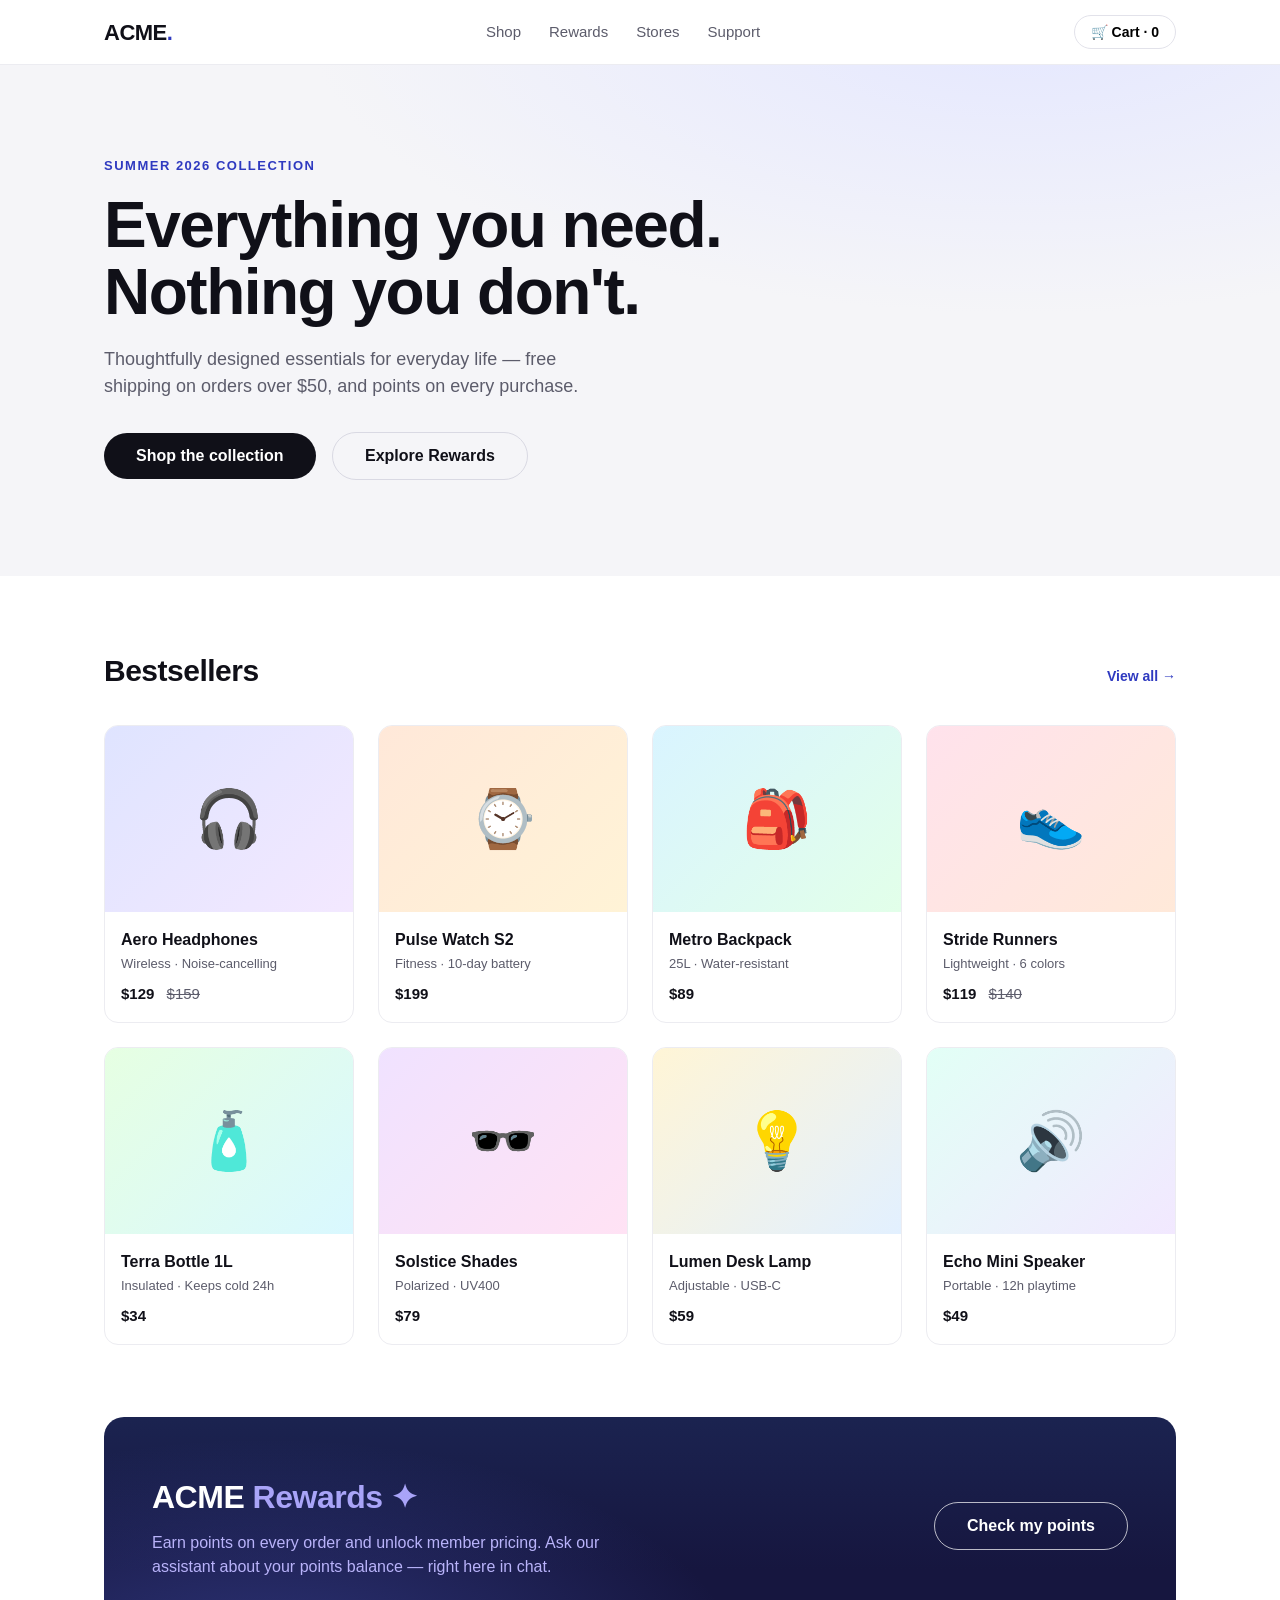
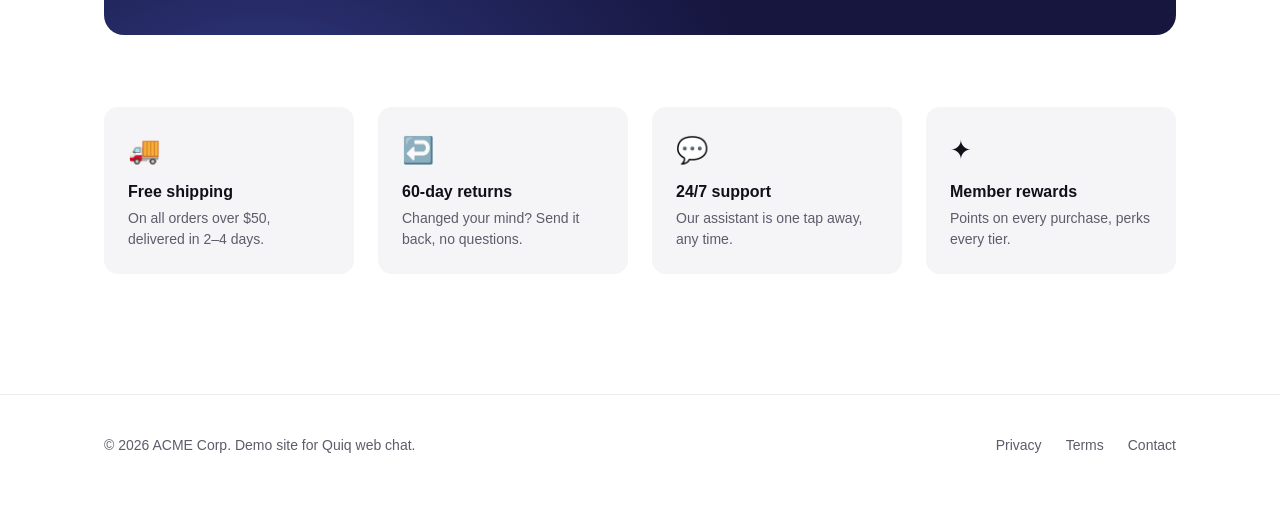
<file: acme-demo/index.html>
<!DOCTYPE html>
<html lang="en">
<head>
  <meta charset="utf-8"/>
  <meta name="viewport" content="width=device-width, initial-scale=1.0"/>
  <title>ACME Corp — Everything you need</title>

  <!-- Quiq Web Chat bootloader -->
  <script src="https://seanc.quiq-api.com/app/chat-ui/index.js" type="text/javascript"></script>

  <style>
    :root {
      --ink: #101018;
      --muted: #5c5c6b;
      --accent: #2f3ac0;
      --accent-dark: #16163f;
      --surface: #ffffff;
      --surface-alt: #f5f5f8;
      --radius: 14px;
    }

    * { box-sizing: border-box; margin: 0; padding: 0; }

    body {
      font-family: -apple-system, BlinkMacSystemFont, "Segoe UI", Inter, Roboto, sans-serif;
      color: var(--ink);
      background: var(--surface);
      line-height: 1.5;
    }

    a { color: inherit; text-decoration: none; }
    img { max-width: 100%; }

    .wrap { max-width: 1120px; margin: 0 auto; padding: 0 24px; }

    /* ---------- Nav ---------- */
    .nav {
      position: sticky; top: 0; z-index: 50;
      background: rgba(255,255,255,0.92);
      backdrop-filter: blur(8px);
      border-bottom: 1px solid #ececf1;
    }
    .nav-inner {
      display: flex; align-items: center; justify-content: space-between;
      height: 64px;
    }
    .logo {
      font-size: 22px; font-weight: 900; letter-spacing: -0.5px;
    }
    .logo span { color: var(--accent); }
    .nav-links { display: flex; gap: 28px; font-size: 15px; font-weight: 500; color: var(--muted); }
    .nav-links a:hover { color: var(--ink); }
    .cart-btn {
      display: flex; align-items: center; gap: 8px;
      border: 1px solid #e2e2ea; border-radius: 999px;
      padding: 8px 16px; font-size: 14px; font-weight: 600;
      cursor: pointer; background: var(--surface);
    }
    .cart-btn:hover { border-color: var(--accent); }

    /* ---------- Hero ---------- */
    .hero {
      background:
        radial-gradient(1200px 500px at 80% -10%, #e4e7ff 0%, transparent 60%),
        var(--surface-alt);
      padding: 88px 0 96px;
    }
    .hero-kicker {
      display: inline-block; font-size: 13px; font-weight: 700;
      letter-spacing: 1.5px; text-transform: uppercase; color: var(--accent);
      margin-bottom: 16px;
    }
    .hero h1 {
      font-size: clamp(38px, 6vw, 64px);
      font-weight: 900; letter-spacing: -1.5px; line-height: 1.05;
      max-width: 640px;
    }
    .hero p {
      margin: 20px 0 32px; font-size: 18px; color: var(--muted); max-width: 480px;
    }
    .btn {
      display: inline-block; padding: 14px 32px; border-radius: 999px;
      font-size: 16px; font-weight: 700; cursor: pointer; border: none;
    }
    .btn-primary { background: var(--ink); color: #fff; }
    .btn-primary:hover { background: var(--accent); }
    .btn-ghost {
      background: transparent; color: var(--ink);
      border: 1.5px solid #d9d9e3; margin-left: 12px;
    }
    .btn-ghost:hover { border-color: var(--ink); }

    /* ---------- Products ---------- */
    .section { padding: 72px 0; }
    .section-head {
      display: flex; align-items: baseline; justify-content: space-between;
      margin-bottom: 32px;
    }
    .section-head h2 { font-size: 30px; font-weight: 800; letter-spacing: -0.5px; }
    .section-head a { font-size: 14px; font-weight: 600; color: var(--accent); }

    .grid {
      display: grid; gap: 24px;
      grid-template-columns: repeat(auto-fill, minmax(240px, 1fr));
    }
    .card {
      border: 1px solid #ececf1; border-radius: var(--radius);
      overflow: hidden; background: var(--surface);
      transition: transform .15s ease, box-shadow .15s ease;
    }
    .card:hover { transform: translateY(-3px); box-shadow: 0 12px 28px rgba(16,16,24,.08); }
    .card-img {
      aspect-ratio: 4 / 3; display: flex; align-items: center; justify-content: center;
      font-size: 56px;
    }
    .card-body { padding: 16px; }
    .card-body h3 { font-size: 16px; font-weight: 700; }
    .card-body .meta { font-size: 13px; color: var(--muted); margin: 2px 0 10px; }
    .card-body .price { font-size: 15px; font-weight: 800; }
    .card-body .price s { color: var(--muted); font-weight: 500; margin-left: 8px; }

    .img-1 { background: linear-gradient(135deg, #dfe4ff, #f3e8ff); }
    .img-2 { background: linear-gradient(135deg, #ffe8d9, #fff3d6); }
    .img-3 { background: linear-gradient(135deg, #d9f4ff, #e2ffe9); }
    .img-4 { background: linear-gradient(135deg, #ffe2ec, #ffe9d9); }
    .img-5 { background: linear-gradient(135deg, #e6ffe2, #d9f8ff); }
    .img-6 { background: linear-gradient(135deg, #f0e2ff, #ffe2f4); }
    .img-7 { background: linear-gradient(135deg, #fff5d6, #e2f0ff); }
    .img-8 { background: linear-gradient(135deg, #e2fff6, #f2e8ff); }

    /* ---------- Rewards banner ---------- */
    .rewards {
      background:
        radial-gradient(800px 400px at 15% 120%, rgba(90,110,230,.35) 0%, transparent 60%),
        linear-gradient(180deg, #1b2350 0%, var(--accent-dark) 70%);
      color: #fff; border-radius: 20px;
      padding: 56px 48px;
      display: flex; align-items: center; justify-content: space-between;
      gap: 32px; flex-wrap: wrap;
    }
    .rewards h2 { font-size: 32px; font-weight: 900; letter-spacing: -0.5px; }
    .rewards h2 span { color: #a9a4f8; }
    .rewards p { margin-top: 10px; color: #b9b3fa; max-width: 460px; }
    .rewards .btn {
      background: transparent; color: #fff;
      border: 1.5px solid rgba(255,255,255,.7);
    }
    .rewards .btn:hover { background: rgba(255,255,255,.12); }

    /* ---------- Value props ---------- */
    .props { display: grid; gap: 24px; grid-template-columns: repeat(auto-fit, minmax(220px, 1fr)); }
    .prop { padding: 24px; border-radius: var(--radius); background: var(--surface-alt); }
    .prop .ico { font-size: 26px; }
    .prop h3 { font-size: 16px; font-weight: 700; margin: 10px 0 4px; }
    .prop p { font-size: 14px; color: var(--muted); }

    /* ---------- Footer ---------- */
    footer {
      border-top: 1px solid #ececf1; margin-top: 48px;
      padding: 40px 0 56px; font-size: 14px; color: var(--muted);
    }
    .foot-inner { display: flex; justify-content: space-between; gap: 24px; flex-wrap: wrap; }
    .foot-links { display: flex; gap: 24px; }
    .foot-links a:hover { color: var(--ink); }

    @media (max-width: 640px) {
      .nav-links { display: none; }
      .rewards { padding: 40px 28px; }
    }
  </style>
</head>

<body>
  <nav class="nav">
    <div class="wrap nav-inner">
      <a class="logo" href="#">ACME<span>.</span></a>
      <div class="nav-links">
        <a href="#shop">Shop</a>
        <a href="#rewards">Rewards</a>
        <a href="#">Stores</a>
        <a href="#">Support</a>
      </div>
      <button class="cart-btn">🛒 Cart · 0</button>
    </div>
  </nav>

  <header class="hero">
    <div class="wrap">
      <span class="hero-kicker">Summer 2026 Collection</span>
      <h1>Everything you need. Nothing you don't.</h1>
      <p>Thoughtfully designed essentials for everyday life — free shipping on orders over $50, and points on every purchase.</p>
      <button class="btn btn-primary">Shop the collection</button>
      <button class="btn btn-ghost">Explore Rewards</button>
    </div>
  </header>

  <main>
    <section class="section" id="shop">
      <div class="wrap">
        <div class="section-head">
          <h2>Bestsellers</h2>
          <a href="#">View all →</a>
        </div>
        <div class="grid">
          <div class="card"><div class="card-img img-1">🎧</div><div class="card-body"><h3>Aero Headphones</h3><div class="meta">Wireless · Noise-cancelling</div><div class="price">$129 <s>$159</s></div></div></div>
          <div class="card"><div class="card-img img-2">⌚</div><div class="card-body"><h3>Pulse Watch S2</h3><div class="meta">Fitness · 10-day battery</div><div class="price">$199</div></div></div>
          <div class="card"><div class="card-img img-3">🎒</div><div class="card-body"><h3>Metro Backpack</h3><div class="meta">25L · Water-resistant</div><div class="price">$89</div></div></div>
          <div class="card"><div class="card-img img-4">👟</div><div class="card-body"><h3>Stride Runners</h3><div class="meta">Lightweight · 6 colors</div><div class="price">$119 <s>$140</s></div></div></div>
          <div class="card"><div class="card-img img-5">🧴</div><div class="card-body"><h3>Terra Bottle 1L</h3><div class="meta">Insulated · Keeps cold 24h</div><div class="price">$34</div></div></div>
          <div class="card"><div class="card-img img-6">🕶️</div><div class="card-body"><h3>Solstice Shades</h3><div class="meta">Polarized · UV400</div><div class="price">$79</div></div></div>
          <div class="card"><div class="card-img img-7">💡</div><div class="card-body"><h3>Lumen Desk Lamp</h3><div class="meta">Adjustable · USB-C</div><div class="price">$59</div></div></div>
          <div class="card"><div class="card-img img-8">🔊</div><div class="card-body"><h3>Echo Mini Speaker</h3><div class="meta">Portable · 12h playtime</div><div class="price">$49</div></div></div>
        </div>
      </div>
    </section>

    <section class="wrap" id="rewards">
      <div class="rewards">
        <div>
          <h2>ACME <span>Rewards ✦</span></h2>
          <p>Earn points on every order and unlock member pricing. Ask our assistant about your points balance — right here in chat.</p>
        </div>
        <button class="btn" onclick="window.chat && window.chat.toggle()">Check my points</button>
      </div>
    </section>

    <section class="section">
      <div class="wrap props">
        <div class="prop"><div class="ico">🚚</div><h3>Free shipping</h3><p>On all orders over $50, delivered in 2–4 days.</p></div>
        <div class="prop"><div class="ico">↩️</div><h3>60-day returns</h3><p>Changed your mind? Send it back, no questions.</p></div>
        <div class="prop"><div class="ico">💬</div><h3>24/7 support</h3><p>Our assistant is one tap away, any time.</p></div>
        <div class="prop"><div class="ico">✦</div><h3>Member rewards</h3><p>Points on every purchase, perks every tier.</p></div>
      </div>
    </section>
  </main>

  <footer>
    <div class="wrap foot-inner">
      <div>© 2026 ACME Corp. Demo site for Quiq web chat.</div>
      <div class="foot-links">
        <a href="#">Privacy</a><a href="#">Terms</a><a href="#">Contact</a>
      </div>
    </div>
  </footer>

  <!-- Quiq Web Chat -->
  <script>
    window.chat = Quiq({
      pageConfigurationId: "default"
    });
  </script>
</body>
</html>
</file>
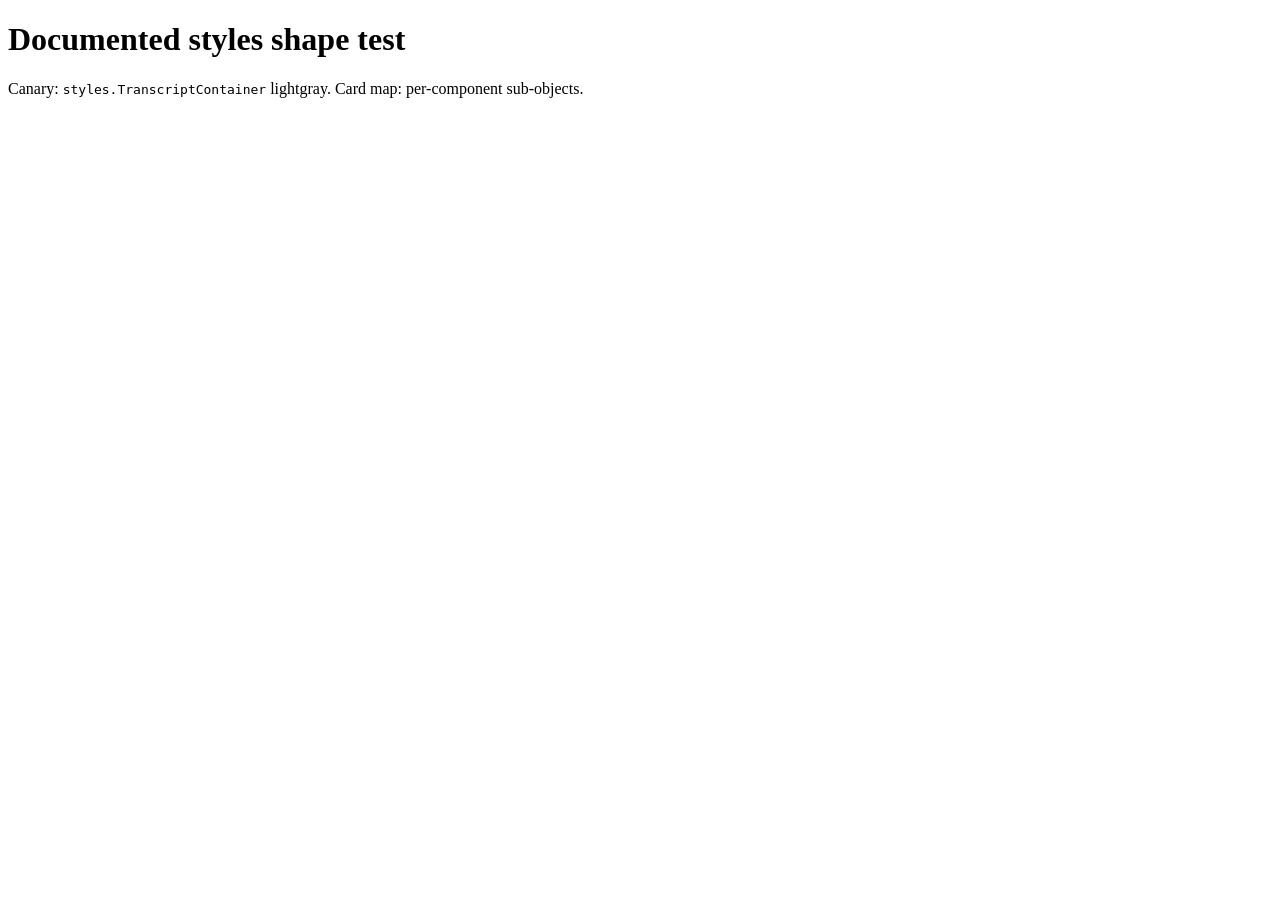
<file: chat-widget-test/cp-test.html>
<!DOCTYPE html>
<html lang="en">
  <head>
    <meta charset="utf-8"/>
    <meta name="viewport" content="width=device-width, initial-scale=1.0"/>
    <title>Quiq styles-shape test</title>
    <script src="https://seanc.quiq-api.com/app/chat-ui/index.js" type="text/javascript"></script>
  </head>
  <body>
    <h1>Documented styles shape test</h1>
    <p>Canary: <code>styles.TranscriptContainer</code> lightgray. Card map: per-component sub-objects.</p>
    <script>
      window.chat = Quiq({
        pageConfigurationId: "default",
        styles: {
          TranscriptContainer: {
            backgroundColor: "lightgray"
          },
          CustomMessageStyleClasses: {
            "custom-blue-card": {
              bubble: {
                backgroundColor: "#0056b3",
                border: "1px solid #004085",
                borderRadius: "8px"
              },
              title: { color: "#ffffff" },
              subtitle: { color: "#ffffff" },
              button: {
                backgroundColor: "#ffffff",
                color: "#0056b3",
                fontWeight: "bold"
              }
            }
          }
        }
      });
    </script>
  </body>
</html>
</file>
